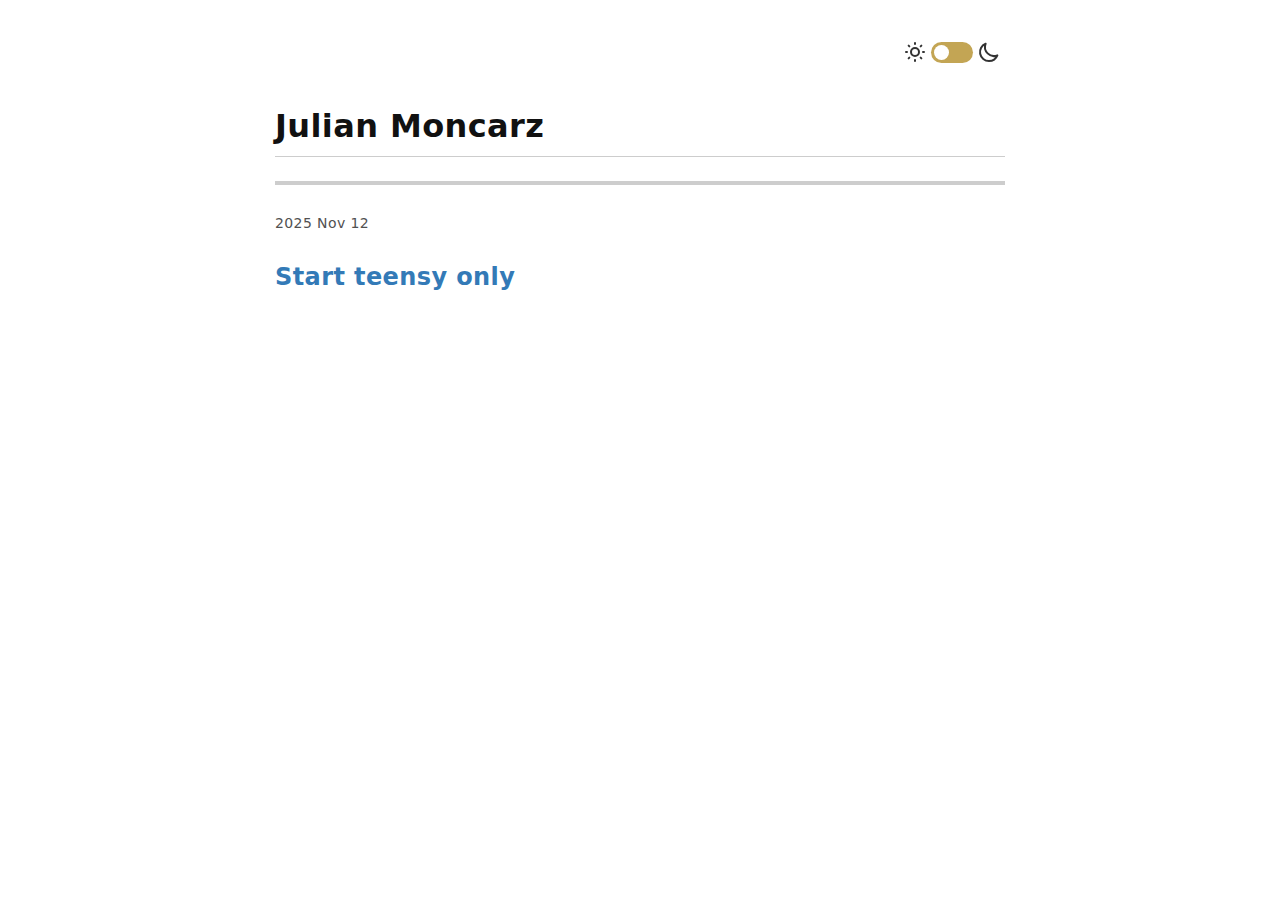
<file: index.html>
<!DOCTYPE html>
<html class="">
<head>
<meta http-equiv="Content-Type" content="text/html; charset=UTF-8">
<link rel="stylesheet" type="text/css" href="./main.css">

<meta name="viewport" content="width=device-width, initial-scale=1.0">
<meta name="description" content="Space to post ideas">

<title>Julian Moncarz's blog</title>
</head>
<body>
<div id="doc" class="container-fluid markdown-body comment-enabled" data-hard-breaks="true">

<div id="color-mode-switch">
  <svg xmlns="http://www.w3.org/2000/svg" class="h-6 w-6" fill="none" viewBox="0 0 24 24" stroke="currentColor" stroke-width="2">
    <path stroke-linecap="round" stroke-linejoin="round" d="M12 3v1m0 16v1m9-9h-1M4 12H3m15.364 6.364l-.707-.707M6.343 6.343l-.707-.707m12.728 0l-.707.707M6.343 17.657l-.707.707M16 12a4 4 0 11-8 0 4 4 0 018 0z"></path>
  </svg>
  <input type="checkbox" id="switch">
  <label for="switch">Dark Mode Toggle</label>
  <svg xmlns="http://www.w3.org/2000/svg" class="h-6 w-6" fill="none" viewBox="0 0 24 24" stroke="currentColor" stroke-width="2">
    <path stroke-linecap="round" stroke-linejoin="round" d="M20.354 15.354A9 9 0 018.646 3.646 9.003 9.003 0 0012 21a9.003 9.003 0 008.354-5.646z"></path>
  </svg>
</div>

<script type="text/javascript">
  const toggle = document.querySelector('#color-mode-switch input[type="checkbox"]');
  
  const toggleDarkMode = () => {
    const root = document.querySelector('html');
    root.classList.toggle('dark');
  }

  const toggleColorScheme = () => {
    const colorScheme = localStorage.getItem('colorScheme');
    if (colorScheme === 'light') localStorage.setItem('colorScheme', 'dark');
    else localStorage.setItem('colorScheme', 'light');
  }

  if (toggle) {
    toggle.onclick = () => {
      toggleDarkMode();
      toggleColorScheme();
    }
  }

  const checkColorScheme = () => {
    const colorScheme = localStorage.getItem('colorScheme');
    if (colorScheme === null || colorScheme === undefined) {
      localStorage.setItem('colorScheme', 'light');
    }
    if (colorScheme === 'dark' && toggle) {
      toggle.checked = true;
      toggleDarkMode();
    }
  }
  checkColorScheme();
</script>

<div class="site-header">
  <h1 class="site-title">Julian Moncarz</h1>
</div>

<hr>

<ul class="post-list">

<li>
    <span class="post-meta">2025 Nov 12</span>
    <h3>
      <a class="post-link" href="./posts/start-teensy.html">Start teensy only</a>
    </h3>
</li>

</ul>
</div>
</body>
</html>
</file>
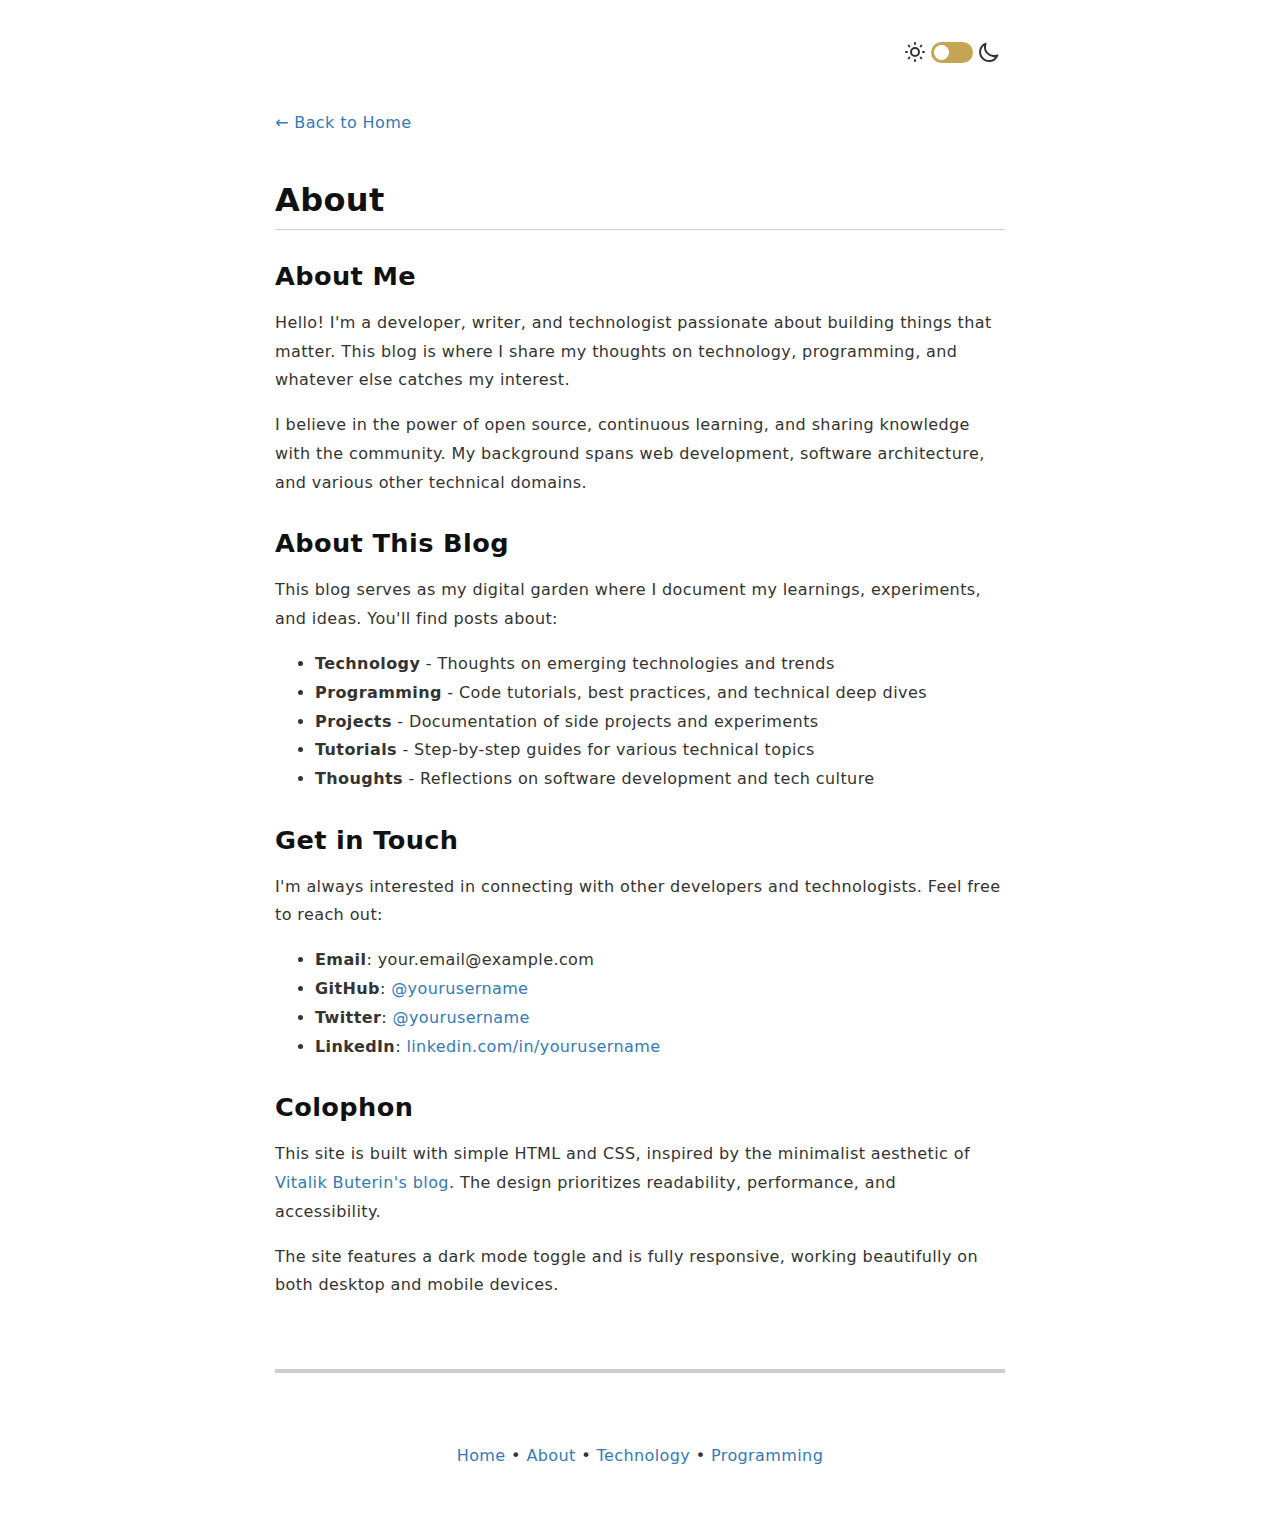
<file: about.html>
<!DOCTYPE html>
<html class="">
<head>
<meta http-equiv="Content-Type" content="text/html; charset=UTF-8">
<style>
@media (prefers-color-scheme: dark) {
    body {
        background-color: #1c1c1c;
        color: white;
    }
    .markdown-body table tr {
        background-color: #1c1c1c;
    }
    .markdown-body table tr:nth-child(2n) {
        background-color: black;
    }
}
</style>

<link rel="stylesheet" type="text/css" href="./main.css">

<meta name="viewport" content="width=device-width, initial-scale=1.0">
<meta name="description" content="About me and this blog">

<title>About - My Blog</title>
</head>
<body>
<div id="doc" class="container-fluid markdown-body comment-enabled" data-hard-breaks="true">

<div id="color-mode-switch">
  <svg xmlns="http://www.w3.org/2000/svg" class="h-6 w-6" fill="none" viewBox="0 0 24 24" stroke="currentColor" stroke-width="2">
    <path stroke-linecap="round" stroke-linejoin="round" d="M12 3v1m0 16v1m9-9h-1M4 12H3m15.364 6.364l-.707-.707M6.343 6.343l-.707-.707m12.728 0l-.707.707M6.343 17.657l-.707.707M16 12a4 4 0 11-8 0 4 4 0 018 0z"></path>
  </svg>
  <input type="checkbox" id="switch">
  <label for="switch">Dark Mode Toggle</label>
  <svg xmlns="http://www.w3.org/2000/svg" class="h-6 w-6" fill="none" viewBox="0 0 24 24" stroke="currentColor" stroke-width="2">
    <path stroke-linecap="round" stroke-linejoin="round" d="M20.354 15.354A9 9 0 018.646 3.646 9.003 9.003 0 0012 21a9.003 9.003 0 008.354-5.646z"></path>
  </svg>
</div>

<script type="text/javascript">
  // Update root html class to set CSS colors
  const toggleDarkMode = () => {
    const root = document.querySelector('html');
    root.classList.toggle('dark');
  }

  // Update local storage value for colorScheme
  const toggleColorScheme = () => {
    const colorScheme = localStorage.getItem('colorScheme');
    if (colorScheme === 'light') localStorage.setItem('colorScheme', 'dark');
    else localStorage.setItem('colorScheme', 'light');
  }

  // Set toggle input handler
  const toggle = document.querySelector('#color-mode-switch input[type="checkbox"]');
  if (toggle) toggle.onclick = () => {
    toggleDarkMode();
    toggleColorScheme();
  }

  // Check for color scheme on init
  const checkColorScheme = () => {
    const colorScheme = localStorage.getItem('colorScheme');
    // Default to light for first view
    if (colorScheme === null || colorScheme === undefined) localStorage.setItem('colorScheme', 'light');
    // If previously saved to dark, toggle switch and update colors
    if (colorScheme === 'dark') {
      toggle.checked = true;
      toggleDarkMode();
    }
  }
  checkColorScheme();
</script>

<br>
<p><a href="./index.html">← Back to Home</a></p>

<h1>About</h1>

<h2>About Me</h2>

<p>
Hello! I'm a developer, writer, and technologist passionate about building things that matter.
This blog is where I share my thoughts on technology, programming, and whatever else catches my interest.
</p>

<p>
I believe in the power of open source, continuous learning, and sharing knowledge with the community.
My background spans web development, software architecture, and various other technical domains.
</p>

<h2>About This Blog</h2>

<p>
This blog serves as my digital garden where I document my learnings, experiments, and ideas.
You'll find posts about:
</p>

<ul>
  <li><strong>Technology</strong> - Thoughts on emerging technologies and trends</li>
  <li><strong>Programming</strong> - Code tutorials, best practices, and technical deep dives</li>
  <li><strong>Projects</strong> - Documentation of side projects and experiments</li>
  <li><strong>Tutorials</strong> - Step-by-step guides for various technical topics</li>
  <li><strong>Thoughts</strong> - Reflections on software development and tech culture</li>
</ul>

<h2>Get in Touch</h2>

<p>
I'm always interested in connecting with other developers and technologists. Feel free to reach out:
</p>

<ul>
  <li><strong>Email</strong>: your.email@example.com</li>
  <li><strong>GitHub</strong>: <a href="https://github.com/yourusername">@yourusername</a></li>
  <li><strong>Twitter</strong>: <a href="https://twitter.com/yourusername">@yourusername</a></li>
  <li><strong>LinkedIn</strong>: <a href="https://linkedin.com/in/yourusername">linkedin.com/in/yourusername</a></li>
</ul>

<h2>Colophon</h2>

<p>
This site is built with simple HTML and CSS, inspired by the minimalist aesthetic of
<a href="https://vitalik.eth.limo">Vitalik Buterin's blog</a>. The design prioritizes
readability, performance, and accessibility.
</p>

<p>
The site features a dark mode toggle and is fully responsive, working beautifully on
both desktop and mobile devices.
</p>

<br>
<hr>
<br>

<p style="text-align: center;">
  <a href="./index.html">Home</a> •
  <a href="./about.html">About</a> •
  <a href="./categories/technology.html">Technology</a> •
  <a href="./categories/programming.html">Programming</a>
</p>

</div>
</body>
</html>
</file>
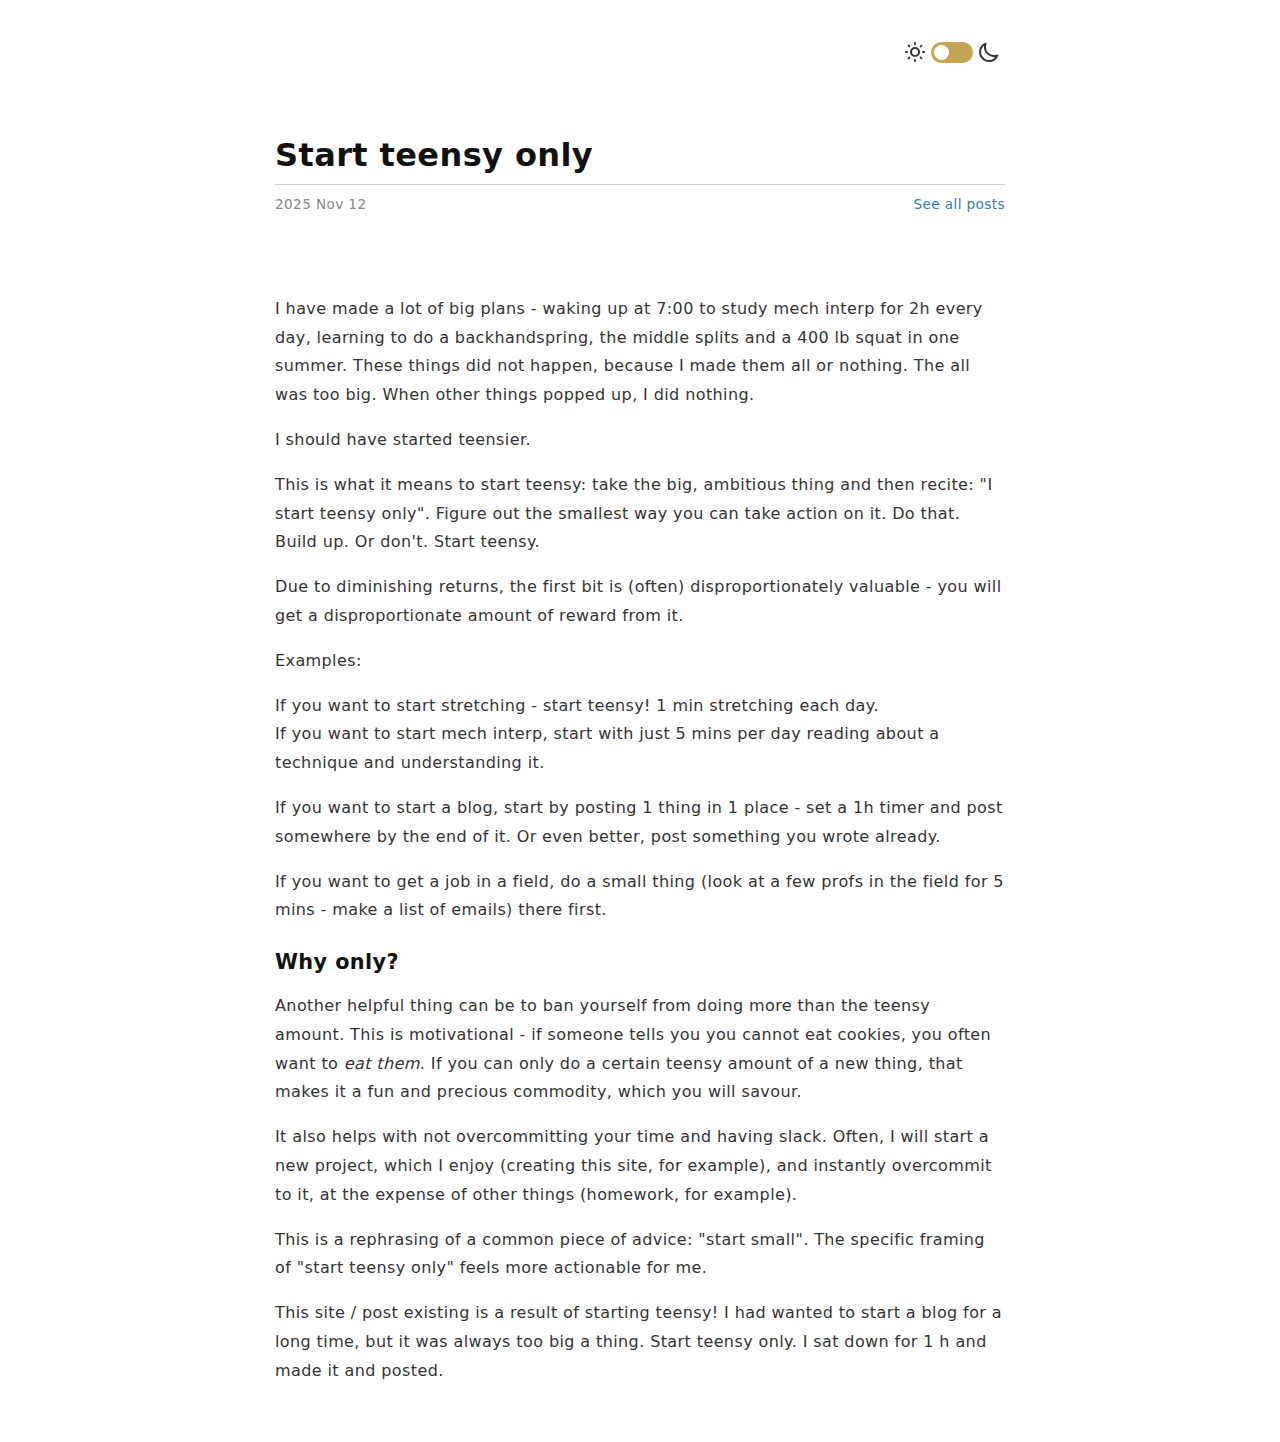
<file: posts/start-teensy.html>
<!DOCTYPE html>
<html class="">
<head>
<meta http-equiv="Content-Type" content="text/html; charset=UTF-8">
<script>
(function() {
  console.log('[Dark Mode INIT] Running inline initialization script');
  try {
    const colorScheme = localStorage.getItem('colorScheme');
    const prefersDark = window.matchMedia('(prefers-color-scheme: dark)').matches;
    const theme = colorScheme || (prefersDark ? 'dark' : 'light');
    console.log('[Dark Mode INIT] colorScheme:', colorScheme, 'prefersDark:', prefersDark, 'theme:', theme);
    document.documentElement.className = theme;
    console.log('[Dark Mode INIT] Set html class to:', theme);
  } catch(e) {
    console.log('[Dark Mode INIT] Error:', e.message);
    const prefersDark = window.matchMedia('(prefers-color-scheme: dark)').matches;
    document.documentElement.className = prefersDark ? 'dark' : 'light';
    console.log('[Dark Mode INIT] Fallback to:', prefersDark ? 'dark' : 'light');
  }
})();
</script>
<link rel="stylesheet" type="text/css" href="../main.css">

<meta name="viewport" content="width=device-width, initial-scale=1.0">
<meta name="description" content="Start teensy only">

<title>Start teensy only - Julian Moncarz's Blog</title>
</head>
<body>
<div class="container-fluid markdown-body">

<div id="color-mode-switch">
  <svg xmlns="http://www.w3.org/2000/svg" class="h-6 w-6" fill="none" viewBox="0 0 24 24" stroke="currentColor" stroke-width="2">
    <path stroke-linecap="round" stroke-linejoin="round" d="M12 3v1m0 16v1m9-9h-1M4 12H3m15.364 6.364l-.707-.707M6.343 6.343l-.707-.707m12.728 0l-.707.707M6.343 17.657l-.707.707M16 12a4 4 0 11-8 0 4 4 0 018 0z"></path>
  </svg>
  <input type="checkbox" id="switch">
  <label for="switch">Dark Mode Toggle</label>
  <svg xmlns="http://www.w3.org/2000/svg" class="h-6 w-6" fill="none" viewBox="0 0 24 24" stroke="currentColor" stroke-width="2">
    <path stroke-linecap="round" stroke-linejoin="round" d="M20.354 15.354A9 9 0 018.646 3.646 9.003 9.003 0 0012 21a9.003 9.003 0 008.354-5.646z"></path>
  </svg>
</div>

<script src="../dark-mode-toggle.js"></script>

<br>
<h1 style="margin-bottom:7px"> Start teensy only </h1>
<small style="float:left; color: #888"> 2025 Nov 12 </small>
<small style="float:right; color: #888"><a href="../index.html">See all posts</a></small>
<br> <br> <br>
<title> Start teensy only </title>

<p>I have made a lot of big plans - waking up at 7:00 to study mech interp for 2h every day, learning to do a backhandspring, the middle splits and a 400 lb squat in one summer. These things did not happen, because I made them all or nothing. The all was too big. When other things popped up, I did nothing.</p>

<p>I should have started teensier.</p>

<p>This is what it means to start teensy: take the big, ambitious thing and then recite: "I start teensy only". Figure out the smallest way you can take action on it. Do that. Build up. Or don't. Start teensy.</p>

<p>Due to diminishing returns, the first bit is (often) disproportionately valuable -  you will get a disproportionate amount of reward from it.</p>

<p>Examples:</p>

<p>If you want to start stretching - start teensy! 1 min stretching each day.<br>
If you want to start mech interp, start with just 5 mins per day reading about a technique and understanding it.</p>

<p>If you want to start a blog, start by posting 1 thing in 1 place - set a 1h timer and post somewhere by the end of it. Or even better, post something you wrote already.</p>

<p>If you want to get a job in a field, do a small thing (look at a few profs in the field for 5 mins - make a list of emails) there first. </p>

<h3>Why only?</h3>

<p>Another helpful thing can be to ban yourself from doing more than the teensy amount. This is motivational - if someone tells you you cannot eat cookies, you often want to <em>eat them</em>. If you can only do a certain teensy amount of a new thing, that makes it a fun and precious commodity, which you will savour.</p>

<p>It also helps with not overcommitting your time and having slack. Often, I will start a new project, which I enjoy (creating this site, for example), and instantly overcommit to it, at the expense of other things (homework, for example).

<p>This is a rephrasing of a common piece of advice: "start small". The specific framing of "start teensy only" feels more actionable for me.</p>

<p>This site / post existing is a result of starting teensy! I had wanted to start a blog for a long time, but it was always too big a thing. Start teensy only. I sat down for 1 h and made it and posted.</p>

</div>
</body>
</html>
</file>
<file: main.css>
/* Minimal CSS inspired by Vitalik's blog
   – Responsive (desktop & mobile)
   – Supports manual toggle (.dark) + prefers-color-scheme
   – Clean, minimalist design */

/* ---------- Design tokens ---------- */
:root{
  --color-bg:#fff;
  --color-text:#333;
  --color-anchor:#337ab7;
  --color-heading:#111;
  --color-divider:#cdcdcd;
  --color-code-bg:#f7f7f7;
  --color-code-text:#333;
  --color-table-border:#c2c2c2;
  --color-table-row-even:#f0f0f0;
  --color-table-row-odd:#fff;
  --color-toggle-accent: #c3a554;
}

/* Dark mode toggled with <html class="dark"> */
html.dark{
  --color-bg:#1c1c1c;
  --color-text:#e5e5e5;
  --color-anchor:#c3a554;
  --color-heading:#fff;
  --color-divider:#444;
  --color-code-bg:#2d2d2d;
  --color-code-text:#f7f7f7;
  --color-table-border:#444;
  --color-table-row-even:#262626;
  --color-table-row-odd:#1c1c1c;
}

/* Fallback for users that prefer a dark scheme */
@media (prefers-color-scheme: dark){
  :root:not(.dark){
    --color-bg:#1c1c1c;
    --color-text:#e5e5e5;
    --color-anchor:#c3a554;
    --color-heading:#fff;
    --color-divider:#444;
    --color-code-bg:#2d2d2d;
    --color-code-text:#f7f7f7;
    --color-table-border:#444;
    --color-table-row-even:#262626;
    --color-table-row-odd:#1c1c1c;
  }
}

/* ---------- Global element styles ---------- */
*{box-sizing:border-box;}
body{
  margin:0;
  font-family:Inter,system-ui,sans-serif;
  line-height:1.8;
  background:var(--color-bg);
  color:var(--color-text);
}

/* Links */
a{color:var(--color-anchor);text-decoration:none;}
a:hover,a:focus{text-decoration:underline;}

/* Headings */
h1,h2,h3,h4,h5,h6{color:var(--color-heading);line-height:1.25;margin-top:1.2em;margin-bottom:.6em;}
h1{font-size:2rem;}
h2{font-size:1.6rem;}
h3{font-size:1.3rem;}

/* Images & SVG */
img,svg{max-width:100%;height:auto;}

/* Layout container */
.container-fluid{padding:40px 15px;margin:auto;max-width:1200px;}

/* Constrain main markdown content */
.markdown-body{max-width:760px;margin:auto;padding:40px 15px 40px 15px;position:relative;letter-spacing: .025em}

/* Markdown body basics */
.markdown-body table{width:100%;border-collapse:collapse;margin:1em 0;}
.markdown-body th,.markdown-body td{border:1px solid var(--color-table-border);padding:.6em .8em;}
.markdown-body table tr:nth-child(2n){background:var(--color-table-row-even);}
.markdown-body blockquote{margin:0 0 1em;padding:0 1em;border-left:4px solid var(--color-divider);color:var(--color-text);opacity:.8;}
.markdown-body code{background:var(--color-code-bg);color:var(--color-code-text);padding:.2em .4em;border-radius:4px;}
.markdown-body pre{background:var(--color-code-bg);color:var(--color-code-text);padding:.8em;overflow:auto;border-radius:4px;}

/* Headline underline (simple border) */
.markdown-body h1{font-weight:600;margin-top:0;padding-bottom:.3em;margin-top:42px;margin-bottom:.5rem;border-bottom:1px solid rgb(205 205 205);}

.markdown-body hr {
    height: .25em;
    padding: 0;
    margin: 24px 0;
    background-color: #cdcdcd;
    border: 0;
}

/* Date & meta info */
.markdown-body small{font-size:.85rem;color:var(--color-text);display:block;}

/* Utility – visually hidden */
.sr-only{position:absolute;width:1px;height:1px;padding:0;margin:-1px;overflow:hidden;clip:rect(0,0,0,0);border:0;}

/* Size utilities used by inline SVG icons (Tailwind-style) */
.h-6{height:1.5rem;}
.w-6{width:1.5rem;}

/* Color-mode switch layout */
#color-mode-switch{display:flex;align-items:center;}
#color-mode-switch label{cursor:pointer;font-size:.875rem;user-select:none;}

/* Responsive typography */
@media only screen and (orientation: portrait) {
  .markdown-body{max-width:1000px; padding: 40px;}
  h1{font-size:4rem;}
  h2{font-size:3.5rem;}
  h3{font-size:3rem;}
  .markdown-body p,li,div,span,code,table {font-size: 1.8rem;}
  .markdown-body small {font-size: 1.4rem;}
}

/* Simple clearfix for floats */
.clearfix::after,
.container-fluid::after{content:"";display:block;clear:both;}

/*
  Color Scheme Toggle Switch
  - Styled checkbox with slight animation when toggling
*/
#color-mode-switch {
  display: flex;
  align-items: center;
  justify-content: flex-end;
}

#color-mode-switch > span {
  font-size: 30px;
  display: inline-block;
  margin-right: 8px;
}

#color-mode-switch svg {
  width: 24px;
  height: 24px;
  margin: 0 4px;
}

#color-mode-switch input[type=checkbox] {
  height: 0;
  width: 0;
  margin: 0;
  visibility: hidden;
}

#color-mode-switch label {
  cursor: pointer;
  text-indent: -9999px;
  width: 42px;
  height: 21px;
  border-radius: 30px;
  background: var(--color-toggle-accent);
  display: block;
  position: relative;
  margin: 0;
}

#color-mode-switch label:after {
  content: '';
  position: absolute;
  top: 3px;
  left: 3px;
  width: 15px;
  height: 15px;
  background: #fff;
  border-radius: 90px;
  transition: 0.3s;
}

#color-mode-switch input:checked + label:after {
  left: calc(100% - 3px);
  transform: translateX(-100%);
}

#color-mode-switch label:active:after {
  width: 30px;
}

.post-list {
  margin-left: 0;
  padding-left: 0;
  list-style: none; }
  .post-list > li {
    margin-bottom: 30px;
    }

@media only screen and (orientation: landscape) {
    .post-link {
      display: block;
      font-size: 24px; }

    .post-meta {
      font-size: 14px;
      color: #515151; }

    .toc-category {
      display: inline-block;
      width: 100px;
      padding-top: 8px;
      padding-bottom: 8px;
      padding-right: 4px;
      padding-left: 4px; }
}

@media only screen and (orientation: portrait) {
    .post-link {
      display: block; }
    .post-meta {
      font-size: 24px;
      color: #515151; }
    .post-list > li {
      margin-bottom: 60px;
     }

    .toc-category {
      display: inline-block;
      width: 200px;
      padding-top: 20px;
      padding-bottom: 20px;
      padding-right: 12px;
      padding-left: 12px; }
}
</file>
